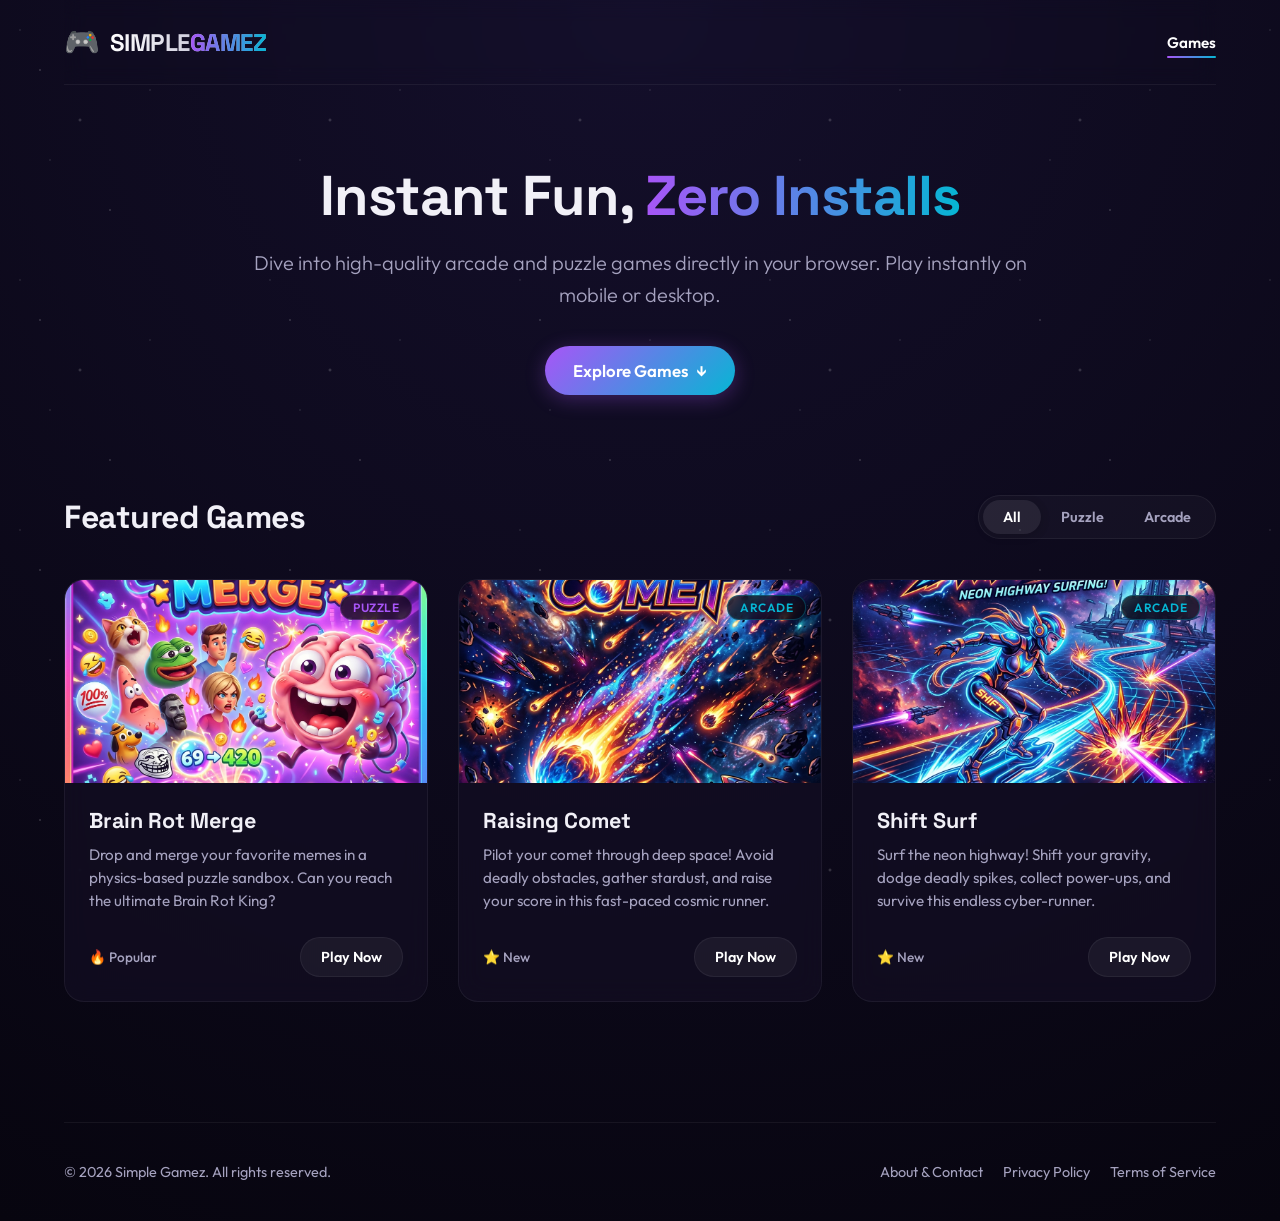
<file: index.html>
<!DOCTYPE html>
<html lang="en">
<head>
  <!-- Google tag (gtag.js) -->
  <script async src="https://www.googletagmanager.com/gtag/js?id=G-KMNBJJNX1X"></script>
  <script>
    window.dataLayer = window.dataLayer || [];
    function gtag(){dataLayer.push(arguments);}
    gtag('js', new Date());

    gtag('config', 'G-KMNBJJNX1X');
  </script>
  <meta charset="UTF-8">
  <meta name="viewport" content="width=device-width, initial-scale=1.0">
  <title>Simple Gamez — Play Free Instant Browser Games</title>
  <meta name="description" content="Play high-quality, instant browser games on Simple Gamez. No downloads, no installs — just click and play! Try Brain Rot Merge, Raising Comet, and more.">
  <link rel="stylesheet" href="style.css">
  <link rel="manifest" href="manifest.json">
  <meta name="theme-color" content="#080610">
  <script>
    if ('serviceWorker' in navigator) {
      // Auto-reload the page when the new Service Worker takes control
      let refreshing = false;
      navigator.serviceWorker.addEventListener('controllerchange', () => {
        if (!refreshing) {
          refreshing = true;
          window.location.reload();
        }
      });

      window.addEventListener('load', () => {
        navigator.serviceWorker.register('./sw.js')
          .then(reg => {
            console.log('Service Worker registered:', reg.scope);
            // Check for updates immediately on page load
            reg.update();
            
            // Periodically check for service worker updates (every 5 minutes)
            setInterval(() => {
              reg.update();
            }, 1000 * 60 * 5);
          })
          .catch(err => console.error('Service Worker registration failed:', err));
      });
    }
  </script>
  <link rel="preconnect" href="https://fonts.googleapis.com">
  <link rel="preconnect" href="https://fonts.gstatic.com" crossorigin>
  <link href="https://fonts.googleapis.com/css2?family=Outfit:wght@300;400;600;800&family=Space+Grotesk:wght@500;700&display=swap" rel="stylesheet">
  <!-- GOOGLE ADSENSE CODE PLACEHOLDER -->
  <script async src="https://pagead2.googlesyndication.com/pagead/js/adsbygoogle.js?client=ca-pub-1994649833559646" crossorigin="anonymous"></script>
</head>
<body>
  <div class="stars-bg"></div>
  <div class="portal-container">
    <!-- HEADER -->
    <header class="portal-header">
      <div class="logo-area">
        <span class="logo-icon">🎮</span>
        <span class="logo-text">SIMPLE<span class="highlight">GAMEZ</span></span>
      </div>
      <nav class="portal-nav">
        <a href="#games" class="nav-link active">Games</a>
        <button id="pwa-install-nav-btn" class="nav-install-btn hidden">Install App</button>
      </nav>
    </header>

    <!-- HERO SECTION -->
    <section class="hero-section">
      <h1>Instant Fun, <span class="text-gradient">Zero Installs</span></h1>
      <p>Dive into high-quality arcade and puzzle games directly in your browser. Play instantly on mobile or desktop.</p>
      <a href="#games" class="cta-btn">Explore Games <span class="arrow">↓</span></a>
    </section>

    <!-- GAMES SECTION -->
    <section class="games-section" id="games">
      <div class="section-header">
        <h2>Featured Games</h2>
        <div class="filter-bar">
          <button class="filter-btn active" data-filter="all">All</button>
          <button class="filter-btn" data-filter="puzzle">Puzzle</button>
          <button class="filter-btn" data-filter="arcade">Arcade</button>
        </div>
      </div>

      <div class="games-grid">
        <!-- GAME 1: BRAIN ROT MERGE -->
        <div class="game-card" data-category="puzzle">
          <div class="card-img-wrapper">
            <img src="assets/brain_rot_merge_thumb.jpg" alt="Brain Rot Merge Thumbnail">
            <span class="category-tag">Puzzle</span>
          </div>
          <div class="card-content">
            <h3>Brain Rot Merge</h3>
            <p>Drop and merge your favorite memes in a physics-based puzzle sandbox. Can you reach the ultimate Brain Rot King?</p>
            <div class="card-footer">
              <span class="play-stats">🔥 Popular</span>
              <a href="games/brain-rot-merge/index.html" class="play-btn">Play Now</a>
            </div>
          </div>
        </div>

        <!-- GAME 2: RAISING COMET -->
        <div class="game-card" data-category="arcade">
          <div class="card-img-wrapper">
            <img src="assets/raising_comet_thumb.jpg" alt="Raising Comet Thumbnail">
            <span class="category-tag">Arcade</span>
          </div>
          <div class="card-content">
            <h3>Raising Comet</h3>
            <p>Pilot your comet through deep space! Avoid deadly obstacles, gather stardust, and raise your score in this fast-paced cosmic runner.</p>
            <div class="card-footer">
              <span class="play-stats">⭐ New</span>
              <a href="games/raising-comet/index.html" class="play-btn">Play Now</a>
            </div>
          </div>
        </div>

        <!-- GAME 3: SHIFT SURF -->
        <div class="game-card" data-category="arcade">
          <div class="card-img-wrapper">
            <img src="assets/shift_surf_thumb.jpg" alt="Shift Surf Thumbnail">
            <span class="category-tag">Arcade</span>
          </div>
          <div class="card-content">
            <h3>Shift Surf</h3>
            <p>Surf the neon highway! Shift your gravity, dodge deadly spikes, collect power-ups, and survive this endless cyber-runner.</p>
            <div class="card-footer">
              <span class="play-stats">⭐ New</span>
              <a href="games/shift-surf/index.html" class="play-btn">Play Now</a>
            </div>
          </div>
        </div>
      </div>
    </section>

    <!-- FOOTER -->
    <footer class="portal-footer">
      <div class="footer-bottom">
        <p>&copy; 2026 Simple Gamez. All rights reserved.</p>
        <div class="footer-links">
          <a href="about.html">About & Contact</a>
          <a href="privacy.html">Privacy Policy</a>
          <a href="terms.html">Terms of Service</a>
        </div>
      </div>
    </footer>
  </div>

  <!-- PWA INSTRUCTION MODAL (iOS / Other manual installs) -->
  <div id="pwa-instruction-modal" class="pwa-modal-overlay">
    <div class="pwa-modal-content">
      <img src="assets/icon-192.png" alt="Simple Gamez Icon" class="pwa-modal-icon">
      <h3>Install Simple Gamez</h3>
      <p>Install the app on your device to play offline and in fullscreen mode!</p>
      <div class="pwa-step-box">
        <div class="pwa-step">
          <span class="pwa-step-num">1</span>
          <span>Tap the <strong>Share</strong> button <svg class="ios-share-icon" viewBox="0 0 24 24" width="16" height="16"><path fill="#007aff" d="M16 5l-1.42 1.42L13 5.83V16h-2V5.83L9.42 7.42 8 6l4-4 4 4zm4 5v11H4V10h3v2H6v7h12v-7h-1v-2h3z"/></svg> in Safari.</span>
        </div>
        <div class="pwa-step">
          <span class="pwa-step-num">2</span>
          <span>Scroll down and select <strong>"Add to Home Screen"</strong>.</span>
        </div>
      </div>
      <button id="pwa-modal-close-btn" class="pwa-modal-btn">Got It</button>
    </div>
  </div>

  <!-- FILTER LOGIC & PWA PROMPT LOGIC -->
  <script>
    // 1. Simple Filter Logic
    document.querySelectorAll('.filter-btn').forEach(button => {
      button.addEventListener('click', () => {
        document.querySelectorAll('.filter-btn').forEach(btn => btn.classList.remove('active'));
        button.classList.add('active');

        const filter = button.getAttribute('data-filter');
        document.querySelectorAll('.game-card').forEach(card => {
          if (filter === 'all' || card.getAttribute('data-category') === filter) {
            card.style.display = 'flex';
            card.style.opacity = '0';
            setTimeout(() => {
              card.style.opacity = '1';
              card.style.transition = 'opacity 0.4s ease';
            }, 50);
          } else {
            card.style.display = 'none';
          }
        });
      });
    });

    // 2. PWA Install Logic
    let deferredPrompt;
    const installBtn = document.getElementById('pwa-install-nav-btn');
    const instructionModal = document.getElementById('pwa-instruction-modal');
    const modalCloseBtn = document.getElementById('pwa-modal-close-btn');

    // Check if the app is already installed/running in standalone/fullscreen mode
    const isAppInstalled = window.matchMedia('(display-mode: standalone)').matches || 
                           window.matchMedia('(display-mode: fullscreen)').matches ||
                           window.navigator.standalone === true;

    if (!isAppInstalled) {
      // Chrome / Android / Windows
      window.addEventListener('beforeinstallprompt', (e) => {
        e.preventDefault();
        deferredPrompt = e;
        if (installBtn) {
          installBtn.classList.remove('hidden');
        }
      });

      // iOS Safari detection
      const isIOS = /iPad|iPhone|iPod/.test(navigator.userAgent) && !window.MSStream;
      const isSafari = /^((?!chrome|android).)*safari/i.test(navigator.userAgent);
      
      if (isIOS && isSafari) {
        if (installBtn) {
          installBtn.classList.remove('hidden');
        }
      }
    }

    // Handle install button click
    if (installBtn) {
      installBtn.addEventListener('click', () => {
        if (deferredPrompt) {
          deferredPrompt.prompt();
          deferredPrompt.userChoice.then((choiceResult) => {
            if (choiceResult.outcome === 'accepted') {
              console.log('User installed PWA');
              installBtn.classList.add('hidden');
            }
            deferredPrompt = null;
          });
        } else {
          // Show the iOS/other manual instruction modal
          if (instructionModal) {
            instructionModal.classList.add('show');
          }
        }
      });
    }

    // Close manual instruction modal
    if (modalCloseBtn && instructionModal) {
      modalCloseBtn.addEventListener('click', () => {
        instructionModal.classList.remove('show');
      });
      
      instructionModal.addEventListener('click', (e) => {
        if (e.target === instructionModal) {
          instructionModal.classList.remove('show');
        }
      });
    }
  </script>
</body>
</html>
</file>
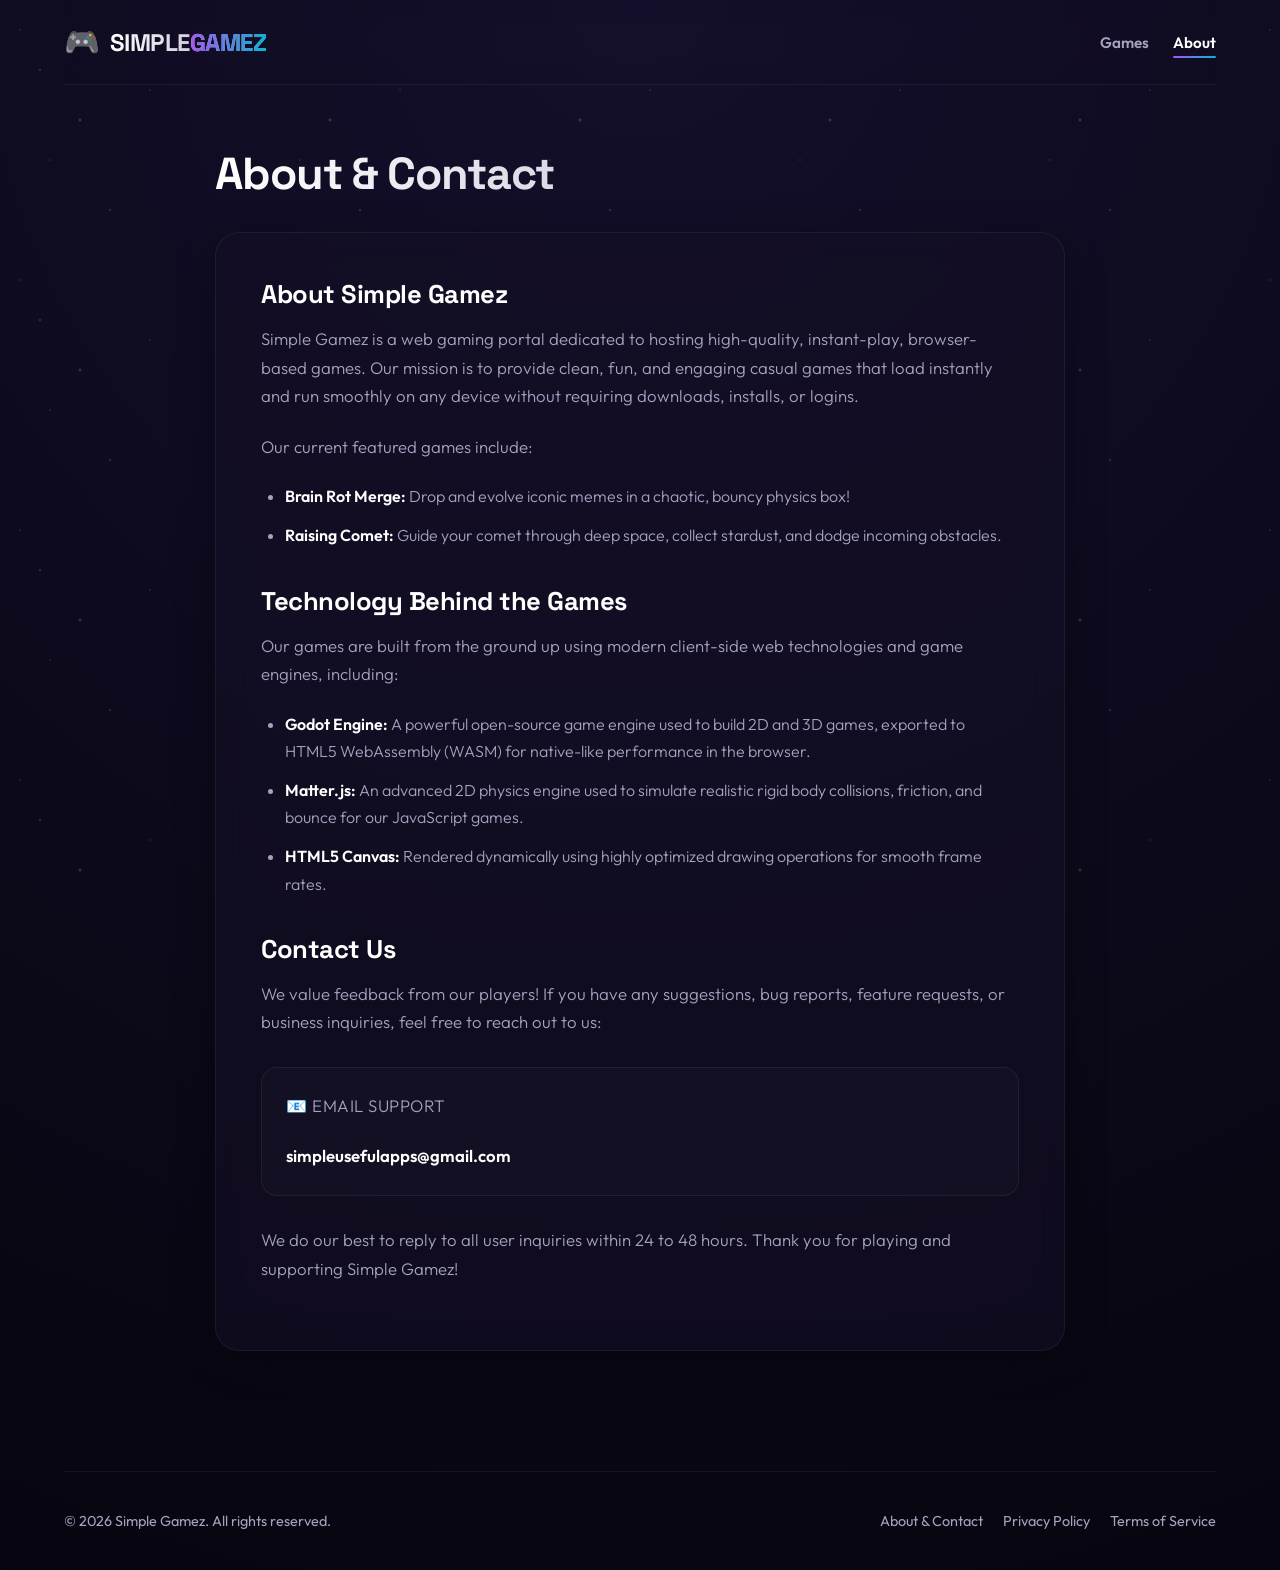
<file: about.html>
<!DOCTYPE html>
<html lang="en">
<head>
  <!-- Google tag (gtag.js) -->
  <script async src="https://www.googletagmanager.com/gtag/js?id=G-KMNBJJNX1X"></script>
  <script>
    window.dataLayer = window.dataLayer || [];
    function gtag(){dataLayer.push(arguments);}
    gtag('js', new Date());

    gtag('config', 'G-KMNBJJNX1X');
  </script>
  <meta charset="UTF-8">
  <meta name="viewport" content="width=device-width, initial-scale=1.0">
  <title>About & Contact — Simple Gamez</title>
  <meta name="description" content="Learn more about Simple Gamez, the technologies behind our instant browser games, and how to get in touch with us.">
  <link rel="stylesheet" href="style.css">
  <link rel="manifest" href="manifest.json">
  <meta name="theme-color" content="#080610">
  <link rel="preconnect" href="https://fonts.googleapis.com">
  <link rel="preconnect" href="https://fonts.gstatic.com" crossorigin>
  <link href="https://fonts.googleapis.com/css2?family=Outfit:wght@300;400;600;800&family=Space+Grotesk:wght@500;700&display=swap" rel="stylesheet">
  <!-- GOOGLE ADSENSE CODE PLACEHOLDER -->
  <script async src="https://pagead2.googlesyndication.com/pagead/js/adsbygoogle.js?client=ca-pub-1994649833559646" crossorigin="anonymous"></script>
</head>
<body>
  <div class="stars-bg"></div>
  <div class="portal-container">
    <!-- HEADER -->
    <header class="portal-header">
      <div class="logo-area">
        <span class="logo-icon">🎮</span>
        <span class="logo-text">SIMPLE<span class="highlight">GAMEZ</span></span>
      </div>
      <nav class="portal-nav">
        <a href="index.html" class="nav-link">Games</a>
        <a href="about.html" class="nav-link active">About</a>
      </nav>
    </header>

    <!-- MAIN CONTENT -->
    <main class="content-section">
      <h1>About & Contact</h1>
      
      <div class="content-card">
        <h2>About Simple Gamez</h2>
        <p>Simple Gamez is a web gaming portal dedicated to hosting high-quality, instant-play, browser-based games. Our mission is to provide clean, fun, and engaging casual games that load instantly and run smoothly on any device without requiring downloads, installs, or logins.</p>
        
        <p>Our current featured games include:</p>
        <ul>
          <li><strong>Brain Rot Merge:</strong> Drop and evolve iconic memes in a chaotic, bouncy physics box!</li>
          <li><strong>Raising Comet:</strong> Guide your comet through deep space, collect stardust, and dodge incoming obstacles.</li>
        </ul>

        <h2>Technology Behind the Games</h2>
        <p>Our games are built from the ground up using modern client-side web technologies and game engines, including:</p>
        <ul>
          <li><strong>Godot Engine:</strong> A powerful open-source game engine used to build 2D and 3D games, exported to HTML5 WebAssembly (WASM) for native-like performance in the browser.</li>
          <li><strong>Matter.js:</strong> An advanced 2D physics engine used to simulate realistic rigid body collisions, friction, and bounce for our JavaScript games.</li>
          <li><strong>HTML5 Canvas:</strong> Rendered dynamically using highly optimized drawing operations for smooth frame rates.</li>
        </ul>

        <h2>Contact Us</h2>
        <p>We value feedback from our players! If you have any suggestions, bug reports, feature requests, or business inquiries, feel free to reach out to us:</p>
        
        <div class="contact-box">
          <p class="contact-title">📧 Email Support</p>
          <p class="contact-email"><a href="mailto:simpleusefulapps@gmail.com">simpleusefulapps@gmail.com</a></p>
        </div>

        <p>We do our best to reply to all user inquiries within 24 to 48 hours. Thank you for playing and supporting Simple Gamez!</p>
      </div>
    </main>

    <!-- FOOTER -->
    <footer class="portal-footer">
      <div class="footer-bottom">
        <p>&copy; 2026 Simple Gamez. All rights reserved.</p>
        <div class="footer-links">
          <a href="about.html">About & Contact</a>
          <a href="privacy.html">Privacy Policy</a>
          <a href="terms.html">Terms of Service</a>
        </div>
      </div>
    </footer>
  </div>
</body>
</html>
</file>
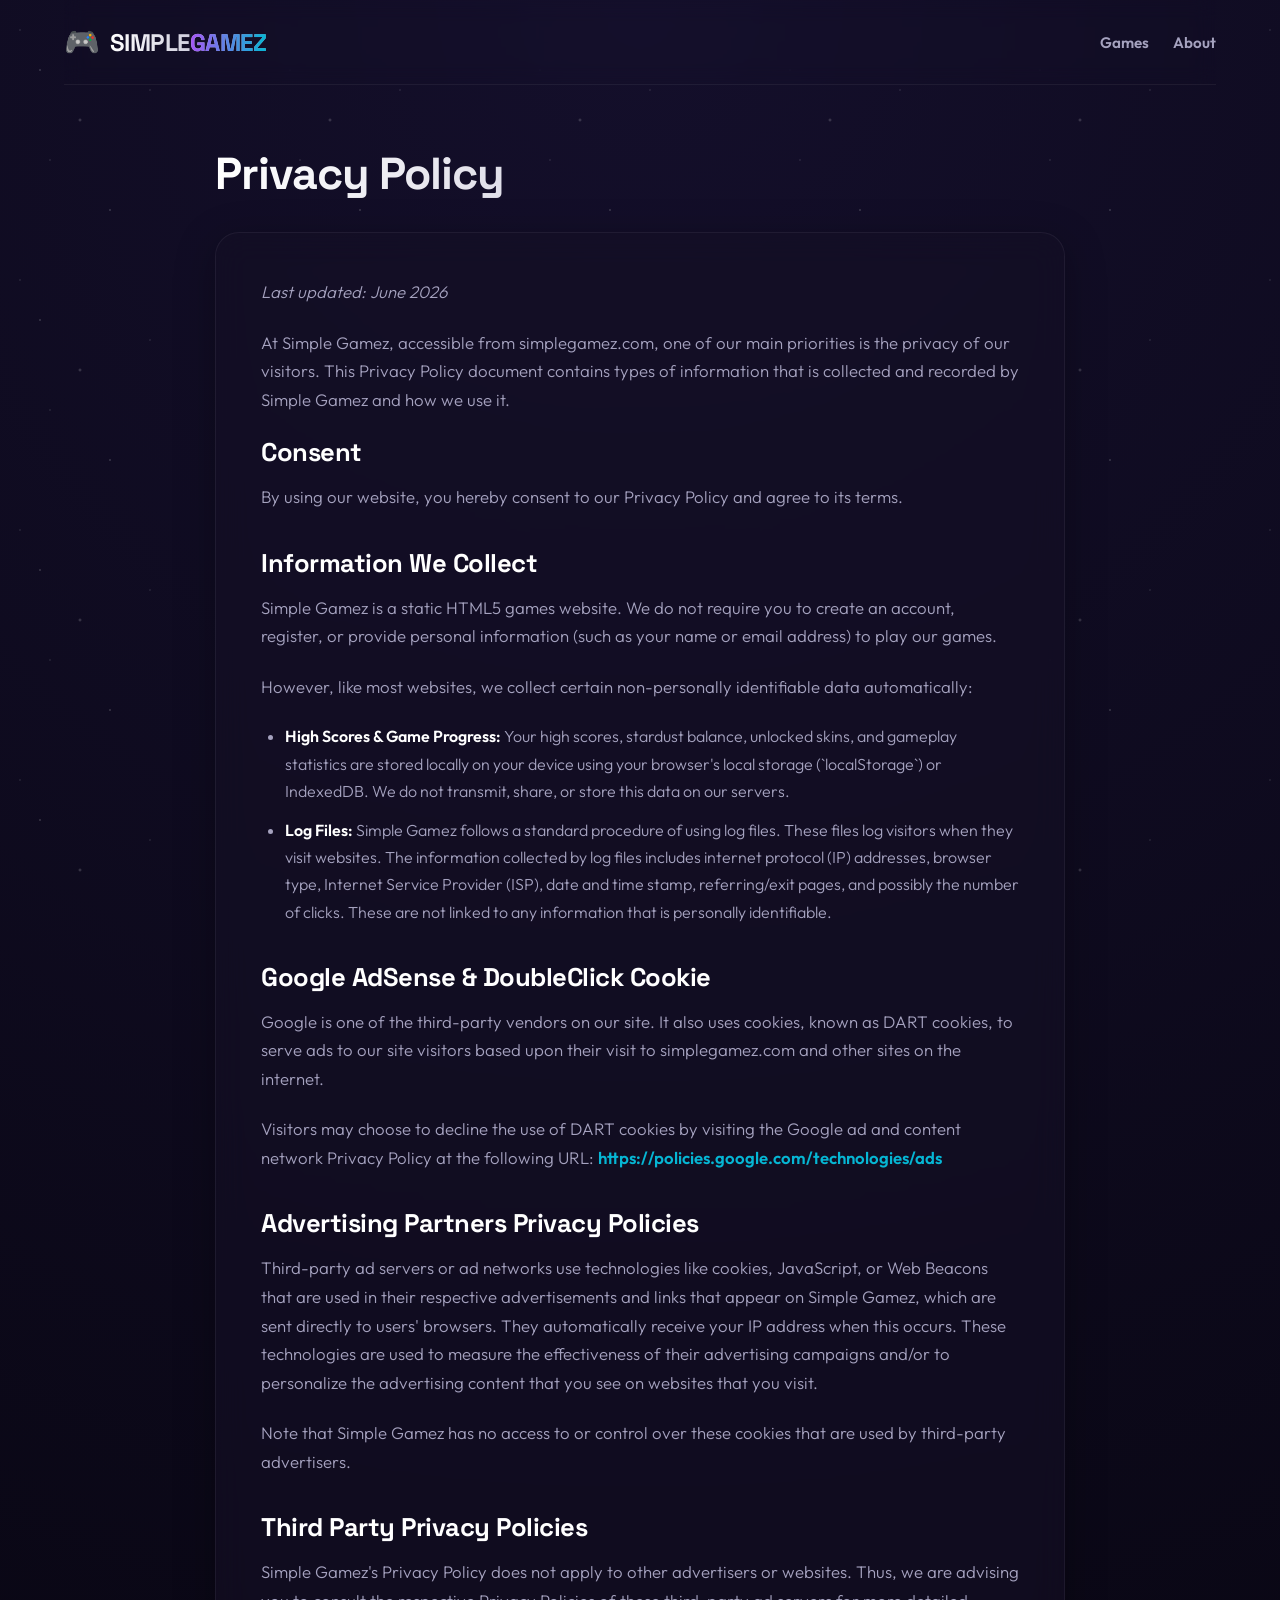
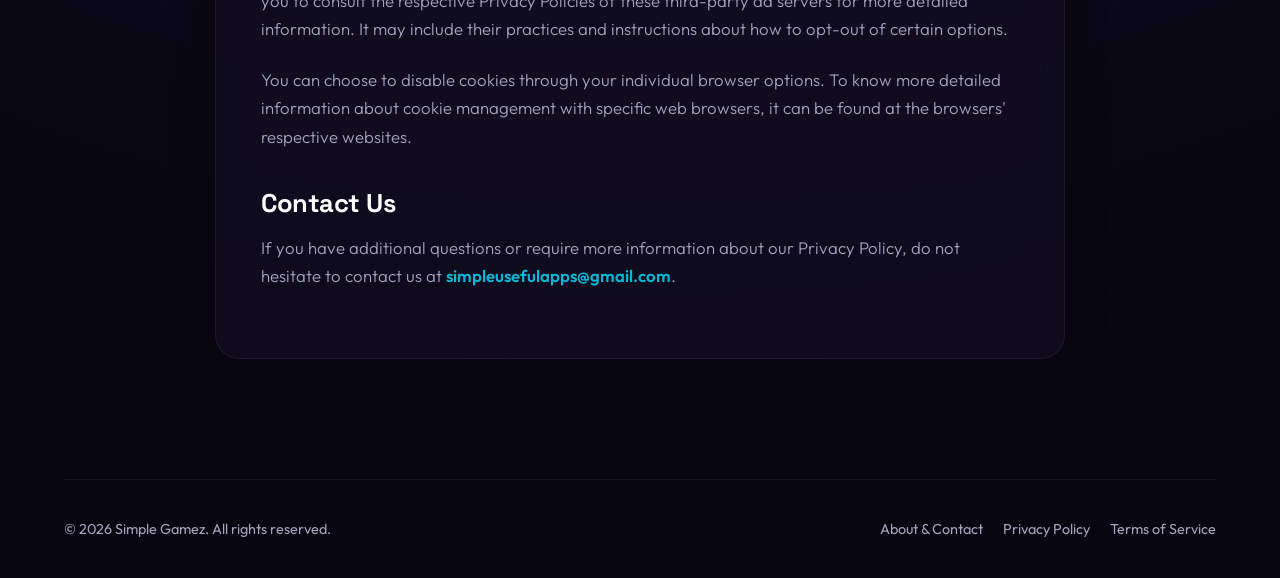
<file: privacy.html>
<!DOCTYPE html>
<html lang="en">
<head>
  <!-- Google tag (gtag.js) -->
  <script async src="https://www.googletagmanager.com/gtag/js?id=G-KMNBJJNX1X"></script>
  <script>
    window.dataLayer = window.dataLayer || [];
    function gtag(){dataLayer.push(arguments);}
    gtag('js', new Date());

    gtag('config', 'G-KMNBJJNX1X');
  </script>
  <meta charset="UTF-8">
  <meta name="viewport" content="width=device-width, initial-scale=1.0">
  <title>Privacy Policy — Simple Gamez</title>
  <meta name="description" content="Read the Privacy Policy for Simple Gamez to understand how we handle user data and advertising cookies.">
  <link rel="stylesheet" href="style.css">
  <link rel="manifest" href="manifest.json">
  <meta name="theme-color" content="#080610">
  <link rel="preconnect" href="https://fonts.googleapis.com">
  <link rel="preconnect" href="https://fonts.gstatic.com" crossorigin>
  <link href="https://fonts.googleapis.com/css2?family=Outfit:wght@300;400;600;800&family=Space+Grotesk:wght@500;700&display=swap" rel="stylesheet">
  <!-- GOOGLE ADSENSE CODE PLACEHOLDER -->
  <script async src="https://pagead2.googlesyndication.com/pagead/js/adsbygoogle.js?client=ca-pub-1994649833559646" crossorigin="anonymous"></script>
</head>
<body>
  <div class="stars-bg"></div>
  <div class="portal-container">
    <!-- HEADER -->
    <header class="portal-header">
      <div class="logo-area">
        <span class="logo-icon">🎮</span>
        <span class="logo-text">SIMPLE<span class="highlight">GAMEZ</span></span>
      </div>
      <nav class="portal-nav">
        <a href="index.html" class="nav-link">Games</a>
        <a href="about.html" class="nav-link">About</a>
      </nav>
    </header>

    <!-- MAIN CONTENT -->
    <main class="content-section">
      <h1>Privacy Policy</h1>
      
      <div class="content-card">
        <p><em>Last updated: June 2026</em></p>
        
        <p>At Simple Gamez, accessible from simplegamez.com, one of our main priorities is the privacy of our visitors. This Privacy Policy document contains types of information that is collected and recorded by Simple Gamez and how we use it.</p>

        <h2>Consent</h2>
        <p>By using our website, you hereby consent to our Privacy Policy and agree to its terms.</p>

        <h2>Information We Collect</h2>
        <p>Simple Gamez is a static HTML5 games website. We do not require you to create an account, register, or provide personal information (such as your name or email address) to play our games.</p>
        <p>However, like most websites, we collect certain non-personally identifiable data automatically:</p>
        <ul>
          <li><strong>High Scores & Game Progress:</strong> Your high scores, stardust balance, unlocked skins, and gameplay statistics are stored locally on your device using your browser's local storage (`localStorage`) or IndexedDB. We do not transmit, share, or store this data on our servers.</li>
          <li><strong>Log Files:</strong> Simple Gamez follows a standard procedure of using log files. These files log visitors when they visit websites. The information collected by log files includes internet protocol (IP) addresses, browser type, Internet Service Provider (ISP), date and time stamp, referring/exit pages, and possibly the number of clicks. These are not linked to any information that is personally identifiable.</li>
        </ul>

        <h2>Google AdSense & DoubleClick Cookie</h2>
        <p>Google is one of the third-party vendors on our site. It also uses cookies, known as DART cookies, to serve ads to our site visitors based upon their visit to simplegamez.com and other sites on the internet.</p>
        <p>Visitors may choose to decline the use of DART cookies by visiting the Google ad and content network Privacy Policy at the following URL: <a href="https://policies.google.com/technologies/ads" target="_blank">https://policies.google.com/technologies/ads</a></p>

        <h2>Advertising Partners Privacy Policies</h2>
        <p>Third-party ad servers or ad networks use technologies like cookies, JavaScript, or Web Beacons that are used in their respective advertisements and links that appear on Simple Gamez, which are sent directly to users' browsers. They automatically receive your IP address when this occurs. These technologies are used to measure the effectiveness of their advertising campaigns and/or to personalize the advertising content that you see on websites that you visit.</p>
        <p>Note that Simple Gamez has no access to or control over these cookies that are used by third-party advertisers.</p>

        <h2>Third Party Privacy Policies</h2>
        <p>Simple Gamez's Privacy Policy does not apply to other advertisers or websites. Thus, we are advising you to consult the respective Privacy Policies of these third-party ad servers for more detailed information. It may include their practices and instructions about how to opt-out of certain options.</p>
        <p>You can choose to disable cookies through your individual browser options. To know more detailed information about cookie management with specific web browsers, it can be found at the browsers' respective websites.</p>

        <h2>Contact Us</h2>
        <p>If you have additional questions or require more information about our Privacy Policy, do not hesitate to contact us at <a href="mailto:simpleusefulapps@gmail.com">simpleusefulapps@gmail.com</a>.</p>
      </div>
    </main>

    <!-- FOOTER -->
    <footer class="portal-footer">
      <div class="footer-bottom">
        <p>&copy; 2026 Simple Gamez. All rights reserved.</p>
        <div class="footer-links">
          <a href="about.html">About & Contact</a>
          <a href="privacy.html">Privacy Policy</a>
          <a href="terms.html">Terms of Service</a>
        </div>
      </div>
    </footer>
  </div>
</body>
</html>
</file>
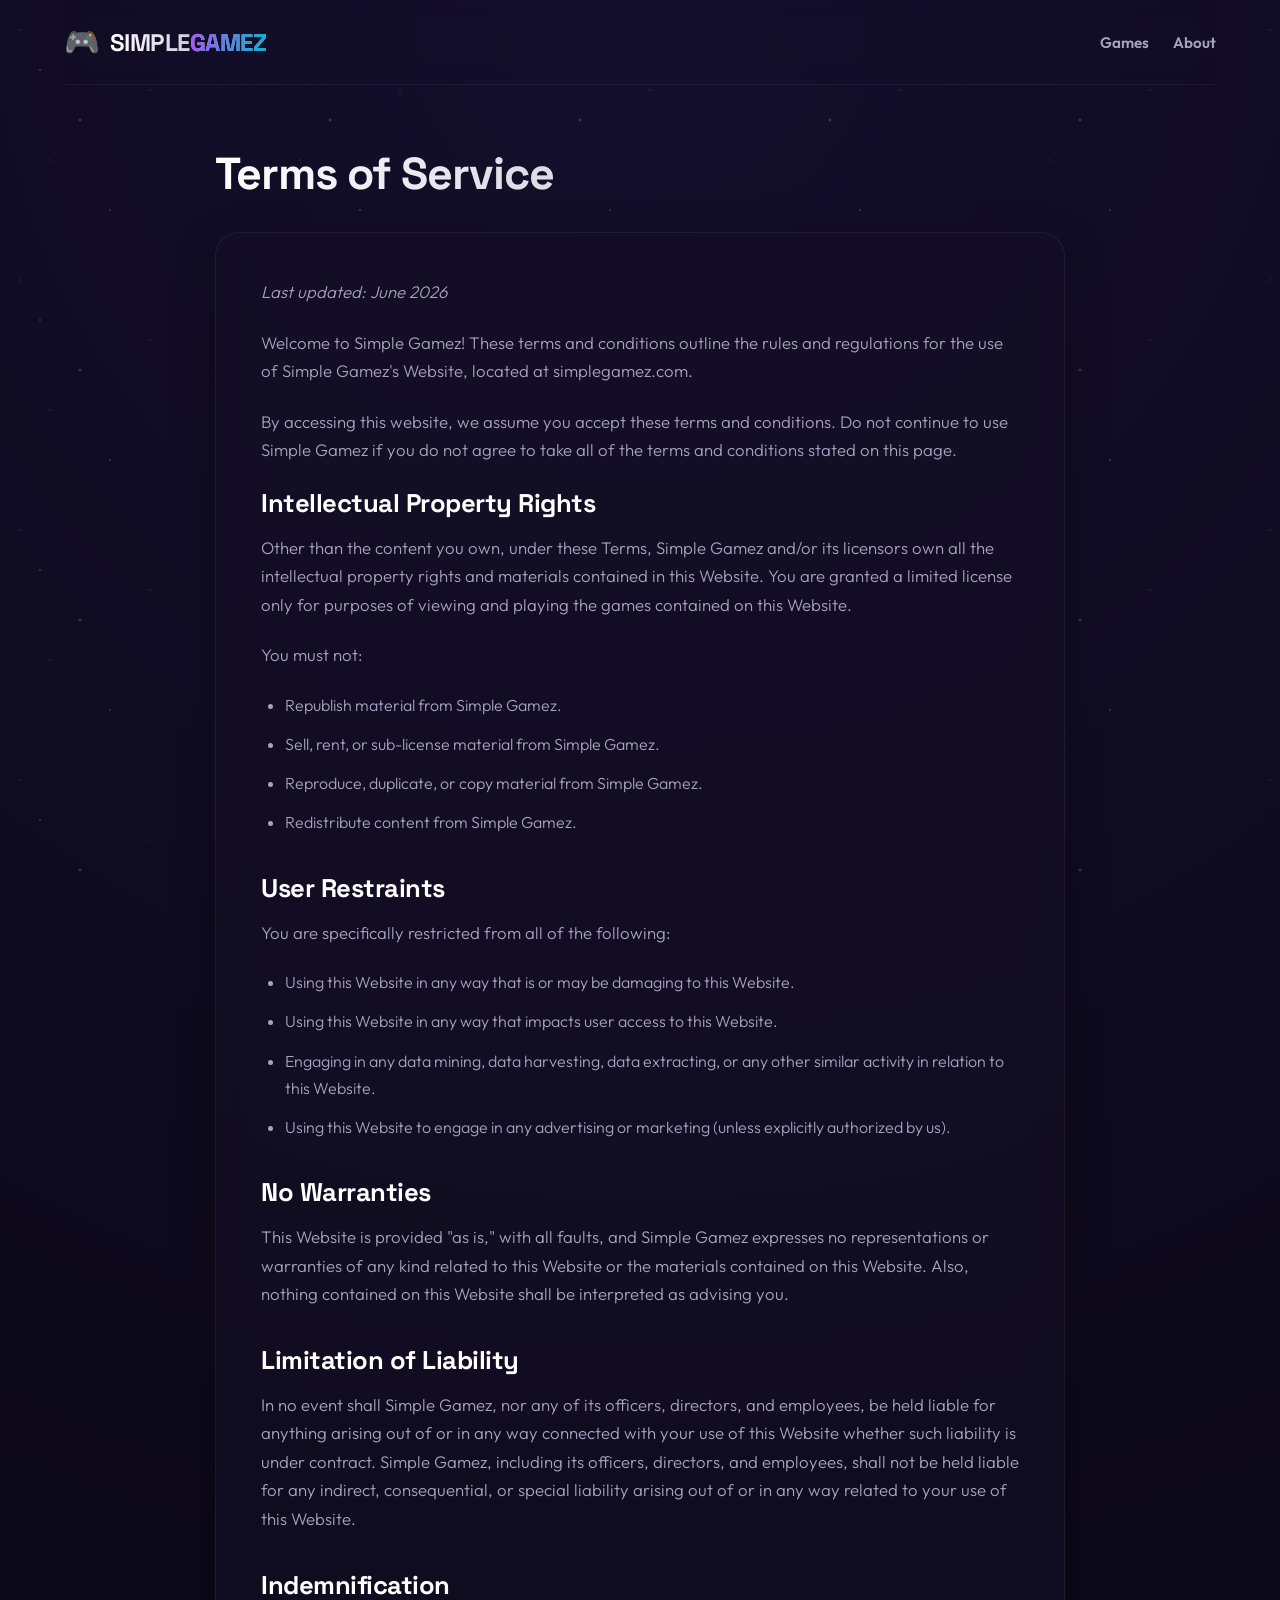
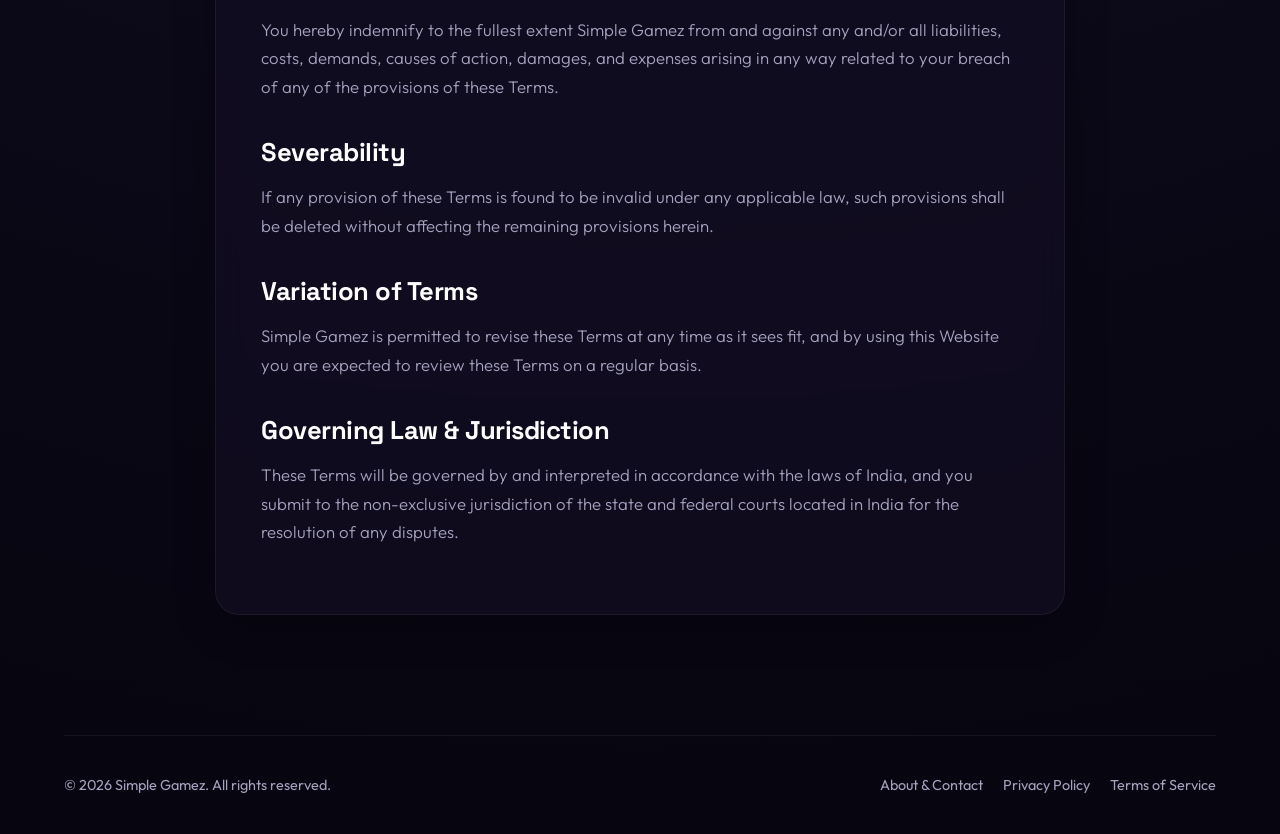
<file: terms.html>
<!DOCTYPE html>
<html lang="en">
<head>
  <!-- Google tag (gtag.js) -->
  <script async src="https://www.googletagmanager.com/gtag/js?id=G-KMNBJJNX1X"></script>
  <script>
    window.dataLayer = window.dataLayer || [];
    function gtag(){dataLayer.push(arguments);}
    gtag('js', new Date());

    gtag('config', 'G-KMNBJJNX1X');
  </script>
  <meta charset="UTF-8">
  <meta name="viewport" content="width=device-width, initial-scale=1.0">
  <title>Terms of Service — Simple Gamez</title>
  <meta name="description" content="Read the Terms of Service for Simple Gamez.">
  <link rel="stylesheet" href="style.css">
  <link rel="manifest" href="manifest.json">
  <meta name="theme-color" content="#080610">
  <link rel="preconnect" href="https://fonts.googleapis.com">
  <link rel="preconnect" href="https://fonts.gstatic.com" crossorigin>
  <link href="https://fonts.googleapis.com/css2?family=Outfit:wght@300;400;600;800&family=Space+Grotesk:wght@500;700&display=swap" rel="stylesheet">
  <!-- GOOGLE ADSENSE CODE PLACEHOLDER -->
  <script async src="https://pagead2.googlesyndication.com/pagead/js/adsbygoogle.js?client=ca-pub-1994649833559646" crossorigin="anonymous"></script>
</head>
<body>
  <div class="stars-bg"></div>
  <div class="portal-container">
    <!-- HEADER -->
    <header class="portal-header">
      <div class="logo-area">
        <span class="logo-icon">🎮</span>
        <span class="logo-text">SIMPLE<span class="highlight">GAMEZ</span></span>
      </div>
      <nav class="portal-nav">
        <a href="index.html" class="nav-link">Games</a>
        <a href="about.html" class="nav-link">About</a>
      </nav>
    </header>

    <!-- MAIN CONTENT -->
    <main class="content-section">
      <h1>Terms of Service</h1>
      
      <div class="content-card">
        <p><em>Last updated: June 2026</em></p>
        
        <p>Welcome to Simple Gamez! These terms and conditions outline the rules and regulations for the use of Simple Gamez's Website, located at simplegamez.com.</p>
        <p>By accessing this website, we assume you accept these terms and conditions. Do not continue to use Simple Gamez if you do not agree to take all of the terms and conditions stated on this page.</p>

        <h2>Intellectual Property Rights</h2>
        <p>Other than the content you own, under these Terms, Simple Gamez and/or its licensors own all the intellectual property rights and materials contained in this Website. You are granted a limited license only for purposes of viewing and playing the games contained on this Website.</p>
        <p>You must not:</p>
        <ul>
          <li>Republish material from Simple Gamez.</li>
          <li>Sell, rent, or sub-license material from Simple Gamez.</li>
          <li>Reproduce, duplicate, or copy material from Simple Gamez.</li>
          <li>Redistribute content from Simple Gamez.</li>
        </ul>

        <h2>User Restraints</h2>
        <p>You are specifically restricted from all of the following:</p>
        <ul>
          <li>Using this Website in any way that is or may be damaging to this Website.</li>
          <li>Using this Website in any way that impacts user access to this Website.</li>
          <li>Engaging in any data mining, data harvesting, data extracting, or any other similar activity in relation to this Website.</li>
          <li>Using this Website to engage in any advertising or marketing (unless explicitly authorized by us).</li>
        </ul>

        <h2>No Warranties</h2>
        <p>This Website is provided "as is," with all faults, and Simple Gamez expresses no representations or warranties of any kind related to this Website or the materials contained on this Website. Also, nothing contained on this Website shall be interpreted as advising you.</p>

        <h2>Limitation of Liability</h2>
        <p>In no event shall Simple Gamez, nor any of its officers, directors, and employees, be held liable for anything arising out of or in any way connected with your use of this Website whether such liability is under contract. Simple Gamez, including its officers, directors, and employees, shall not be held liable for any indirect, consequential, or special liability arising out of or in any way related to your use of this Website.</p>

        <h2>Indemnification</h2>
        <p>You hereby indemnify to the fullest extent Simple Gamez from and against any and/or all liabilities, costs, demands, causes of action, damages, and expenses arising in any way related to your breach of any of the provisions of these Terms.</p>

        <h2>Severability</h2>
        <p>If any provision of these Terms is found to be invalid under any applicable law, such provisions shall be deleted without affecting the remaining provisions herein.</p>

        <h2>Variation of Terms</h2>
        <p>Simple Gamez is permitted to revise these Terms at any time as it sees fit, and by using this Website you are expected to review these Terms on a regular basis.</p>

        <h2>Governing Law & Jurisdiction</h2>
        <p>These Terms will be governed by and interpreted in accordance with the laws of India, and you submit to the non-exclusive jurisdiction of the state and federal courts located in India for the resolution of any disputes.</p>
      </div>
    </main>

    <!-- FOOTER -->
    <footer class="portal-footer">
      <div class="footer-bottom">
        <p>&copy; 2026 Simple Gamez. All rights reserved.</p>
        <div class="footer-links">
          <a href="about.html">About & Contact</a>
          <a href="privacy.html">Privacy Policy</a>
          <a href="terms.html">Terms of Service</a>
        </div>
      </div>
    </footer>
  </div>
</body>
</html>
</file>
<file: style.css>
/* ==========================================================
   SIMPLE GAMEZ PORTAL STYLES
   ========================================================== */

/* Design Tokens */
:root {
  --bg-color: #07050f;
  --bg-gradient: radial-gradient(circle at top, #140f2b 0%, #07050f 100%);
  --text-color: #f1f0f7;
  --text-muted: #a5a2bf;
  --primary-color: #a855f7; /* Purple */
  --primary-glow: rgba(168, 85, 247, 0.4);
  --secondary-color: #06b6d4; /* Cyan */
  --secondary-glow: rgba(6, 182, 212, 0.4);
  --card-bg: rgba(20, 16, 38, 0.6);
  --card-border: rgba(255, 255, 255, 0.06);
  --font-heading: 'Space Grotesk', sans-serif;
  --font-body: 'Outfit', sans-serif;
}

/* Reset */
* {
  box-sizing: border-box;
  margin: 0;
  padding: 0;
}

html {
  scroll-behavior: smooth;
}

body {
  font-family: var(--font-body);
  background: var(--bg-color);
  background-image: var(--bg-gradient);
  color: var(--text-color);
  min-height: 100vh;
  overflow-x: hidden;
  position: relative;
}

/* Star Background */
.stars-bg {
  position: fixed;
  top: 0;
  left: 0;
  width: 100%;
  height: 100%;
  z-index: 0;
  background-image: 
    radial-gradient(1px 1px at 20px 30px, #fff, rgba(0,0,0,0)),
    radial-gradient(1.5px 1.5px at 40px 70px, #fff, rgba(0,0,0,0)),
    radial-gradient(1px 1px at 50px 160px, #fff, rgba(0,0,0,0)),
    radial-gradient(2px 2px at 80px 120px, #fff, rgba(0,0,0,0)),
    radial-gradient(1.5px 1.5px at 110px 210px, #fff, rgba(0,0,0,0)),
    radial-gradient(1px 1px at 150px 90px, #fff, rgba(0,0,0,0));
  background-size: 250px 250px;
  opacity: 0.25;
  animation: bgScroll 100s linear infinite;
}

@keyframes bgScroll {
  from { background-position: 0 0; }
  to { background-position: 0 1000px; }
}

/* Container */
.portal-container {
  position: relative;
  z-index: 1;
  max-width: 1200px;
  margin: 0 auto;
  padding: 0 24px;
}

/* Header */
.portal-header {
  display: flex;
  justify-content: space-between;
  align-items: center;
  padding: 24px 0;
  border-bottom: 1px solid var(--card-border);
  backdrop-filter: blur(10px);
}

.logo-area {
  display: flex;
  align-items: center;
  gap: 10px;
  font-family: var(--font-heading);
  font-weight: 700;
  font-size: 1.5rem;
  letter-spacing: -0.5px;
}

.logo-icon {
  font-size: 1.8rem;
}

.logo-text {
  background: linear-gradient(to right, #fff, var(--text-muted));
  -webkit-background-clip: text;
  -webkit-text-fill-color: transparent;
}

.logo-text .highlight {
  background: linear-gradient(to right, var(--primary-color), var(--secondary-color));
  -webkit-background-clip: text;
  -webkit-text-fill-color: transparent;
  font-weight: 800;
}

.portal-nav {
  display: flex;
  gap: 24px;
}

.nav-link {
  color: var(--text-muted);
  text-decoration: none;
  font-weight: 600;
  font-size: 0.95rem;
  transition: color 0.3s ease;
  position: relative;
  padding: 6px 0;
}

.nav-link:hover, .nav-link.active {
  color: #fff;
}

.nav-link.active::after {
  content: '';
  position: absolute;
  bottom: 0;
  left: 0;
  width: 100%;
  height: 2px;
  background: linear-gradient(to right, var(--primary-color), var(--secondary-color));
  border-radius: 2px;
}

/* Hero Section */
.hero-section {
  padding: 80px 0 60px;
  text-align: center;
  max-width: 800px;
  margin: 0 auto;
}

.hero-section h1 {
  font-family: var(--font-heading);
  font-size: 3.5rem;
  font-weight: 700;
  line-height: 1.1;
  margin-bottom: 20px;
  letter-spacing: -1px;
}

.text-gradient {
  background: linear-gradient(to right, var(--primary-color), var(--secondary-color));
  -webkit-background-clip: text;
  -webkit-text-fill-color: transparent;
  display: inline-block;
}

.hero-section p {
  font-size: 1.25rem;
  color: var(--text-muted);
  line-height: 1.6;
  margin-bottom: 35px;
  font-weight: 300;
}

.cta-btn {
  display: inline-flex;
  align-items: center;
  gap: 8px;
  background: linear-gradient(135deg, var(--primary-color), var(--secondary-color));
  color: #fff;
  text-decoration: none;
  padding: 14px 28px;
  border-radius: 50px;
  font-weight: 600;
  font-size: 1.05rem;
  box-shadow: 0 4px 20px rgba(168, 85, 247, 0.3);
  transition: transform 0.3s ease, box-shadow 0.3s ease;
}

.cta-btn:hover {
  transform: translateY(-2px);
  box-shadow: 0 6px 25px rgba(168, 85, 247, 0.5);
}

.cta-btn .arrow {
  transition: transform 0.3s ease;
}

.cta-btn:hover .arrow {
  transform: translateY(3px);
}

/* Games Section */
.games-section {
  padding: 40px 0 80px;
}

.section-header {
  display: flex;
  justify-content: space-between;
  align-items: center;
  margin-bottom: 40px;
  flex-wrap: wrap;
  gap: 20px;
}

.section-header h2 {
  font-family: var(--font-heading);
  font-size: 2rem;
  font-weight: 700;
  letter-spacing: -0.5px;
}

.filter-bar {
  display: flex;
  background: rgba(255, 255, 255, 0.03);
  padding: 4px;
  border-radius: 30px;
  border: 1px solid var(--card-border);
}

.filter-btn {
  background: transparent;
  border: none;
  color: var(--text-muted);
  padding: 8px 20px;
  border-radius: 20px;
  font-family: var(--font-body);
  font-weight: 600;
  font-size: 0.9rem;
  cursor: pointer;
  transition: all 0.3s ease;
}

.filter-btn:hover {
  color: #fff;
}

.filter-btn.active {
  background: rgba(255, 255, 255, 0.08);
  color: #fff;
  box-shadow: 0 2px 10px rgba(0, 0, 0, 0.2);
}

/* Games Grid */
.games-grid {
  display: grid;
  grid-template-columns: repeat(auto-fill, minmax(340px, 1fr));
  gap: 30px;
}

/* Game Card */
.game-card {
  background: var(--card-bg);
  border: 1px solid var(--card-border);
  border-radius: 20px;
  overflow: hidden;
  display: flex;
  flex-direction: column;
  backdrop-filter: blur(12px);
  transition: transform 0.4s cubic-bezier(0.175, 0.885, 0.32, 1.275), box-shadow 0.4s ease, border-color 0.4s ease;
}

.game-card:hover {
  transform: translateY(-8px);
  border-color: rgba(168, 85, 247, 0.3);
  box-shadow: 0 15px 30px rgba(168, 85, 247, 0.15);
}

.game-card:nth-child(2):hover {
  border-color: rgba(6, 182, 212, 0.3);
  box-shadow: 0 15px 30px rgba(6, 182, 212, 0.15);
}

.card-img-wrapper {
  position: relative;
  width: 100%;
  padding-top: 56.25%; /* 16:9 Aspect Ratio */
  overflow: hidden;
}

.card-img-wrapper img {
  position: absolute;
  top: 0;
  left: 0;
  width: 100%;
  height: 100%;
  object-fit: cover;
  transition: transform 0.6s ease;
}

.game-card:hover .card-img-wrapper img {
  transform: scale(1.05);
}

.category-tag {
  position: absolute;
  top: 15px;
  right: 15px;
  background: rgba(8, 6, 16, 0.75);
  border: 1px solid var(--card-border);
  padding: 4px 12px;
  border-radius: 12px;
  font-size: 0.75rem;
  font-weight: 600;
  letter-spacing: 0.5px;
  text-transform: uppercase;
  backdrop-filter: blur(5px);
}

.game-card[data-category="puzzle"] .category-tag {
  color: var(--primary-color);
  border-color: rgba(168, 85, 247, 0.3);
}

.game-card[data-category="arcade"] .category-tag {
  color: var(--secondary-color);
  border-color: rgba(6, 182, 212, 0.3);
}

.card-content {
  padding: 24px;
  display: flex;
  flex-direction: column;
  flex-grow: 1;
}

.card-content h3 {
  font-family: var(--font-heading);
  font-size: 1.35rem;
  margin-bottom: 10px;
  font-weight: 700;
}

.card-content p {
  font-size: 0.95rem;
  color: var(--text-muted);
  line-height: 1.5;
  margin-bottom: 24px;
  flex-grow: 1;
}

.card-footer {
  display: flex;
  justify-content: space-between;
  align-items: center;
  margin-top: auto;
}

.play-stats {
  font-size: 0.85rem;
  color: var(--text-muted);
  font-weight: 500;
}

.play-btn {
  background: rgba(255, 255, 255, 0.05);
  color: #fff;
  text-decoration: none;
  padding: 10px 20px;
  border-radius: 30px;
  font-weight: 600;
  font-size: 0.9rem;
  border: 1px solid var(--card-border);
  transition: all 0.3s ease;
}

.game-card[data-category="puzzle"] .play-btn:hover {
  background: var(--primary-color);
  box-shadow: 0 0 15px var(--primary-glow);
  border-color: transparent;
}

.game-card[data-category="arcade"] .play-btn:hover {
  background: var(--secondary-color);
  box-shadow: 0 0 15px var(--secondary-glow);
  border-color: transparent;
}

/* Footer */
.portal-footer {
  border-top: 1px solid var(--card-border);
  padding: 40px 0;
  margin-top: 40px;
}

.footer-bottom {
  display: flex;
  justify-content: space-between;
  align-items: center;
  flex-wrap: wrap;
  gap: 20px;
}

.footer-bottom p {
  color: var(--text-muted);
  font-size: 0.9rem;
}

.footer-links {
  display: flex;
  gap: 20px;
}

.footer-links a {
  color: var(--text-muted);
  text-decoration: none;
  font-size: 0.9rem;
  transition: color 0.3s ease;
}

.footer-links a:hover {
  color: #fff;
}

/* Responsive Design */
@media (max-width: 768px) {
  .hero-section h1 {
    font-size: 2.5rem;
  }
  .hero-section p {
    font-size: 1.1rem;
  }
  .section-header {
    flex-direction: column;
    align-items: flex-start;
  }
  .footer-bottom {
    flex-direction: column;
    text-align: center;
    align-items: center;
  }
}

/* Content Pages Styling */
.content-section {
  padding: 60px 0 80px;
  max-width: 850px;
  margin: 0 auto;
  position: relative;
  z-index: 1;
}

.content-section h1 {
  font-family: var(--font-heading);
  font-size: 2.8rem;
  margin-bottom: 30px;
  letter-spacing: -1px;
  background: linear-gradient(to right, #fff, var(--text-muted));
  -webkit-background-clip: text;
  -webkit-text-fill-color: transparent;
}

.content-card {
  background: var(--card-bg);
  border: 1px solid var(--card-border);
  border-radius: 24px;
  padding: 45px;
  backdrop-filter: blur(16px);
  box-shadow: 0 10px 40px rgba(0, 0, 0, 0.3);
}

.content-card h2 {
  font-family: var(--font-heading);
  font-size: 1.6rem;
  margin-top: 35px;
  margin-bottom: 15px;
  color: #fff;
  letter-spacing: -0.5px;
}

.content-card h2:first-of-type {
  margin-top: 0;
}

.content-card p {
  color: var(--text-muted);
  line-height: 1.7;
  margin-bottom: 22px;
  font-size: 1.05rem;
  font-weight: 300;
}

.content-card ul {
  margin-left: 24px;
  margin-bottom: 25px;
  color: var(--text-muted);
  line-height: 1.7;
  font-weight: 300;
}

.content-card li {
  margin-bottom: 12px;
}

.content-card strong {
  color: #fff;
  font-weight: 600;
}

.content-card a {
  color: var(--secondary-color);
  text-decoration: none;
  font-weight: 600;
  transition: color 0.3s ease;
}

.content-card a:hover {
  color: var(--primary-color);
}

.contact-box {
  background: rgba(255, 255, 255, 0.02);
  border: 1px solid var(--card-border);
  padding: 24px;
  border-radius: 16px;
  margin: 30px 0;
  box-shadow: inset 0 0 20px rgba(255, 255, 255, 0.01);
}

.contact-title {
  font-weight: 700;
  color: var(--primary-color);
  margin-bottom: 8px;
  font-size: 1rem;
  text-transform: uppercase;
  letter-spacing: 0.5px;
}

.contact-email {
  font-size: 1.25rem;
  font-weight: 600;
  margin-bottom: 0 !important;
}

.contact-email a {
  color: #fff !important;
  text-decoration: none;
  transition: color 0.3s ease;
}

.contact-email a:hover {
  color: var(--secondary-color) !important;
}

@media (max-width: 768px) {
  .content-section {
    padding: 40px 0 60px;
  }
  .content-section h1 {
    font-size: 2.2rem;
  }
  .content-card {
    padding: 25px;
  }
}

/* ==========================================================
   PWA NAVBAR INSTALL BUTTON & INSTRUCTION MODAL
   ========================================================== */
.nav-install-btn {
  background: linear-gradient(135deg, var(--primary-color) 0%, var(--secondary-color) 100%);
  color: #fff;
  border: none;
  border-radius: 20px;
  padding: 6px 14px;
  font-size: 0.85rem;
  font-weight: 600;
  cursor: pointer;
  font-family: var(--font-body);
  box-shadow: 0 0 12px rgba(168, 85, 247, 0.4);
  transition: all 0.3s ease;
  display: inline-flex;
  align-items: center;
  gap: 4px;
  text-shadow: 0 1px 2px rgba(0,0,0,0.2);
}

.nav-install-btn:hover {
  transform: translateY(-1px);
  box-shadow: 0 0 18px rgba(168, 85, 247, 0.6);
}

.nav-install-btn.hidden {
  display: none !important;
}

/* Modal for iOS/Other Manual Instructions */
.pwa-modal-overlay {
  position: fixed;
  top: 0;
  left: 0;
  width: 100vw;
  height: 100vh;
  background: rgba(8, 6, 16, 0.85);
  backdrop-filter: blur(10px);
  -webkit-backdrop-filter: blur(10px);
  z-index: 20000;
  display: flex;
  justify-content: center;
  align-items: center;
  opacity: 0;
  pointer-events: none;
  transition: opacity 0.3s ease;
}

.pwa-modal-overlay.show {
  opacity: 1;
  pointer-events: auto;
}

.pwa-modal-content {
  background: rgba(15, 11, 28, 0.95);
  border: 1px solid rgba(168, 85, 247, 0.25);
  border-radius: 24px;
  padding: 30px;
  width: calc(100% - 32px);
  max-width: 400px;
  box-shadow: 0 20px 50px rgba(0, 0, 0, 0.5), 0 0 30px rgba(168, 85, 247, 0.15);
  transform: scale(0.9);
  transition: transform 0.3s cubic-bezier(0.175, 0.885, 0.32, 1.275);
  text-align: center;
}

.pwa-modal-overlay.show .pwa-modal-content {
  transform: scale(1);
}

.pwa-modal-icon {
  width: 72px;
  height: 72px;
  border-radius: 16px;
  margin-bottom: 20px;
  box-shadow: 0 8px 20px rgba(0, 0, 0, 0.4);
}

.pwa-modal-content h3 {
  font-family: var(--font-heading);
  font-size: 1.5rem;
  color: #fff;
  margin: 0 0 10px 0;
  font-weight: 700;
}

.pwa-modal-content p {
  font-size: 0.95rem;
  color: var(--text-muted);
  line-height: 1.6;
  margin: 0 0 24px 0;
}

.pwa-step-box {
  background: rgba(255, 255, 255, 0.03);
  border: 1px solid rgba(255, 255, 255, 0.05);
  border-radius: 12px;
  padding: 16px;
  margin-bottom: 24px;
  text-align: left;
}

.pwa-step {
  display: flex;
  align-items: center;
  gap: 12px;
  margin-bottom: 12px;
  color: #fff;
  font-size: 0.9rem;
}

.pwa-step:last-child {
  margin-bottom: 0;
}

.pwa-step-num {
  background: rgba(168, 85, 247, 0.2);
  border: 1px solid rgba(168, 85, 247, 0.4);
  color: var(--primary-color);
  width: 24px;
  height: 24px;
  border-radius: 50%;
  display: flex;
  justify-content: center;
  align-items: center;
  font-size: 0.8rem;
  font-weight: 700;
  flex-shrink: 0;
}

.pwa-modal-btn {
  background: linear-gradient(135deg, var(--primary-color) 0%, var(--secondary-color) 100%);
  color: #fff;
  border: none;
  border-radius: 30px;
  padding: 12px 30px;
  font-size: 0.95rem;
  font-weight: 600;
  cursor: pointer;
  font-family: var(--font-body);
  transition: all 0.2s ease;
  box-shadow: 0 4px 15px rgba(168, 85, 247, 0.3);
  width: 100%;
}

.pwa-modal-btn:hover {
  box-shadow: 0 6px 20px rgba(168, 85, 247, 0.4);
  transform: translateY(-1px);
}

.ios-share-icon {
  display: inline-block;
  width: 16px;
  height: 16px;
  vertical-align: middle;
  fill: #007aff;
}
</file>
